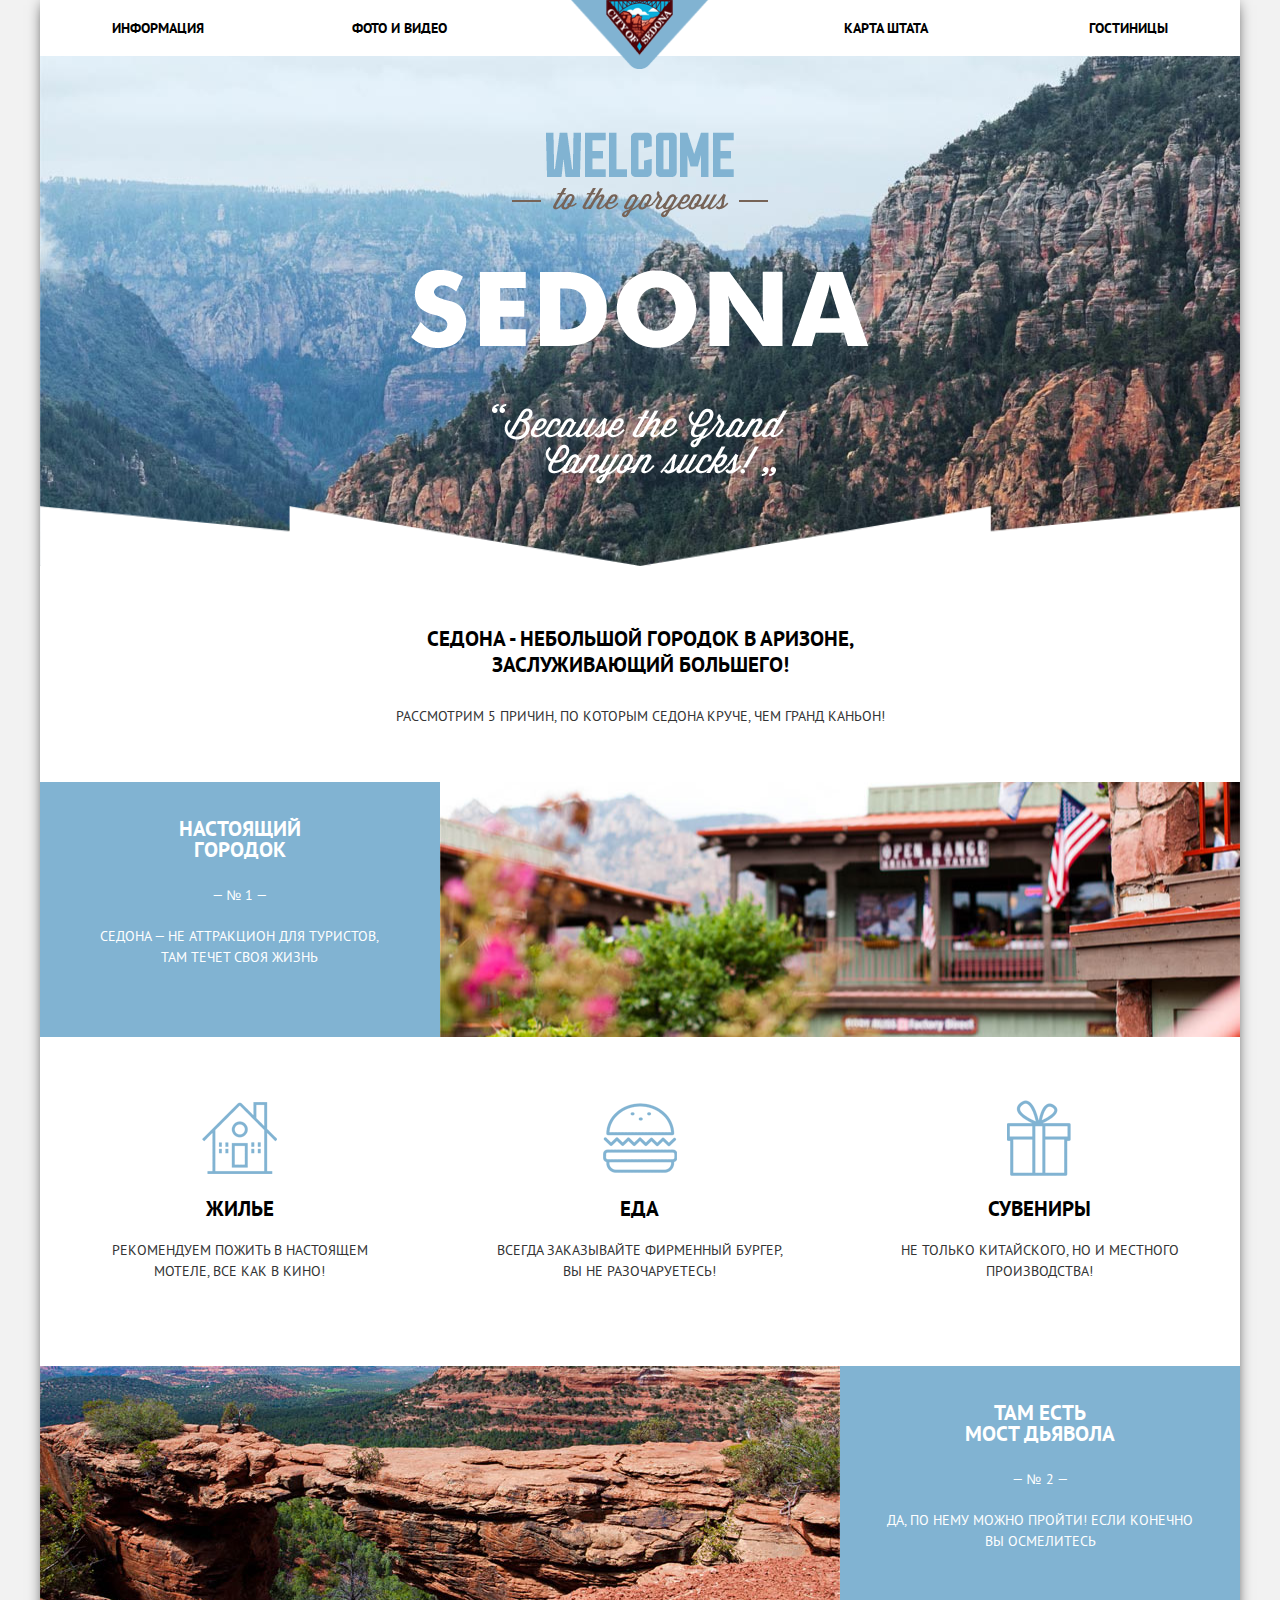
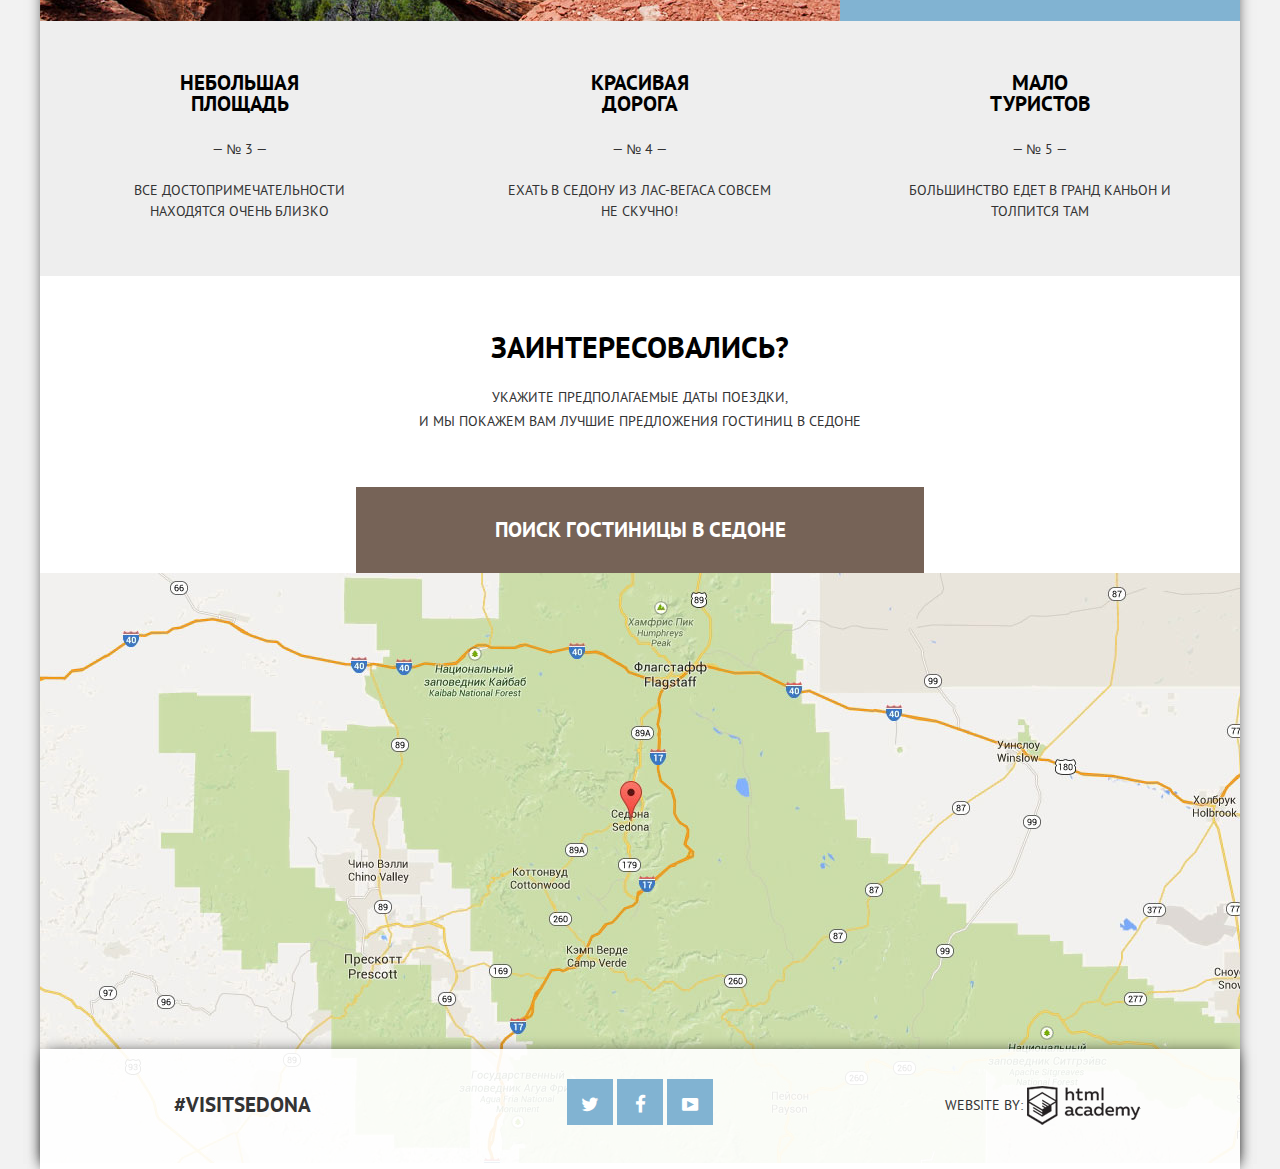
<file: index.html>
<!DOCTYPE html>
<html lang="ru">

<head>
  <meta charset="utf-8">
  <link href="css/normalize.min.css" rel="stylesheet">
  <link href="css/styles.min.css" rel="stylesheet">
  <title>Добро пожаловать в Седону!</title>
</head>

<body>
  <div class="container">
    <header class="header">
      <nav class="header-nav">
        <ul class="clearfix">
          <li class="first-link">
            <a href="#">Информация</a>
          </li>
          <li>
            <a href="#">Фото и видео</a>
          </li>
          <li class="rightmenu last-link">
            <a href="search-hotels.html">Гостиницы</a>
          </li>
          <li class="rightmenu">
            <a href="#">Карта штата</a>
          </li>
        </ul>
        <img src="img/logo.png" width="137" height="70" alt="Sedona">
      </nav>
    </header>

    <main>
      <section class="large-promo">
        <img src="img/main-logo.png" width="458" height="352" alt="Welcome to SEDONA">

      </section>
      <section class="lead">
        <h2>Седона - небольшой городок в Аризоне,<br> заслуживающий большего!</h2>
        <p class="description">Рассмотрим 5 причин, по которым Седона круче, чем Гранд Каньон!</p>
      </section>
      <section class="column clearfix">
        <div class="column-reason">
          <h3>Настоящий<br>городок</h3>
          <p class="count">Седона — не аттракцион для туристов,<br> там течет своя жизнь</p>
        </div>
        <div class="column-photo">
          <img src="img/open-range.jpg" height="401" width="800" alt="Sedona Open Range">
        </div>
      </section>

      <ul class="reasons clearfix">
        <li class="reason house">
          <h3 class="sprite-house sprite">Жилье</h3>
          <p>Рекомендуем пожить в настоящем <br>мотеле, все как в кино!</p>
        </li>
        <li class="reason food">
          <h3 class="sprite sprite-food">Еда</h3>
          <p>Всегда заказывайте фирменный бургер,<br> вы не разочаруетесь!</p>
        </li>
        <li class="reason souvenirs">
          <h3 class="sprite sprite-souvenirs">Сувениры</h3>
          <p>Не только китайского, но и местного<br> производства!</p>
        </li>
      </ul>

      <section class="column clearfix">
        <div class="column-photo">
          <img src="img/devil-bridge.jpg" height="400" width="800" alt="Sedona Devil Bridge">
        </div>
        <div class="column-reason">
          <h3>Там есть<br>мост дьявола</h3>
          <p class="count">Да, по нему можно пройти! Если конечно<br> вы осмелитесь</p>
        </div>
      </section>
      <ul class="last-reasons clearfix">
        <li class="reason">
          <h3>Небольшая<br>площадь</h3>
          <p class="count">Все достопримечательности<br>находятся очень близко</p>
        </li>
        <li class="reason">
          <h3>Красивая<br>дорога</h3>
          <p class="count">Ехать в Седону из Лас-Вегаса совсем<br> не скучно!</p>
        </li>
        <li class="reason">
          <h3>Мало<br>туристов</h3>
          <p class="count">Большинство едет в Гранд Каньон и <br>толпится там</p>
        </li>
      </ul>
      <section class="search">
        <div class="interested">
          <h2>Заинтересовались?</h2>
          <p>Укажите предполагаемые даты поездки, <br>и мы покажем вам лучшие предложения гостиниц в Седоне</p>
        </div>

        <div class="search-container">
          <a href="search-hotels.html" class="search-button">Поиск гостиницы в Седоне</a>
          <form class="search-form" action="#" method="post">
            <div class="dates">
              <div class="date-container">
                <label for="date-in-id">Дата заезда:</label>
                <div class="enter-date">
                  <input type="text" name="date-in" id="date-in-id" class="date" value="24 апреля 2016" required>
                  <button type="button" class="calendar icon-calendar"></button>
                </div>
              </div>
              <div class="date-container">
                <label for="date-out-id">Дата выезда:</label>
                <div class="enter-date">
                  <input type="text" name="date-out" id="date-out-id" class="date" value="4 июля 2016" required>
                  <button type="button" class="calendar icon-calendar"></button>
                </div>
              </div>
            </div>
            <div class="numbers clearfix">
              <div class="leftfloat adults">
                <label for="adults-id">Взрослые:</label>
                <span>
                  <button type="button" class="tune icon-minus"></button>
                  <input type="text" name="adults" id="adults-id" class="quantity" value="2" required>
                  <button type="button" class="tune icon-plus"></button>
                </span>
              </div>
              <div class="rightfloat children">
                <label for="children-id">Дети:</label>
                <span>
                  <button type="button" class="tune icon-minus"></button>
                  <input type="text" name="children" id="children-id" class="quantity" value="0" required>
                  <button type="button" class="tune icon-plus"></button>
                </span>
              </div>
            </div>
            <button type="submit" class="submit-search">Найти</button>
          </form>
        </div>

        <iframe class="map" src="https://www.google.com/maps/embed?pb=!1m18!1m12!1m3!1d591842.7934538918!2d-112.2436237481775!3d34.969128358548716!2m3!1f0!2f0!3f0!3m2!1i1024!2i768!4f13.1!3m3!1m2!1s0x872da132f942b00d%3A0x5548c523fa6c8efd!2z0KHQtdC00L7QvdCwLCDQkNGA0LjQt9C-0L3QsCA4NjMzNiwg0KHQqNCQ!5e0!3m2!1sru!2sru!4v1472676723576" width="1200" height="590" style="border:0" allowfullscreen></iframe>

      </section>
    </main>

    <footer class="main-footer clearfix">

      <p>#Visitsedona</p>
      <section class="footer-social">
        <a class="social-btn icon-twitter" href="http://www.twitter.com"></a>
        <a class="social-btn icon-facebook" href="http://www.facebook.com"></a>
        <a class="social-btn icon-youtube" href="http://www.youtube.com"></a>
      </section>
      <section class="footer-copyright">
        <span>Website by:</span>
        <a class="academy" href="https://htmlacademy.ru"><img src="img/academy-logo.png" width="113" height="39" alt="HTML Academy"></a>
      </section>
    </footer>
  </div>

  <script src="js/script.min.js"></script>

</body>

</html>
</file>
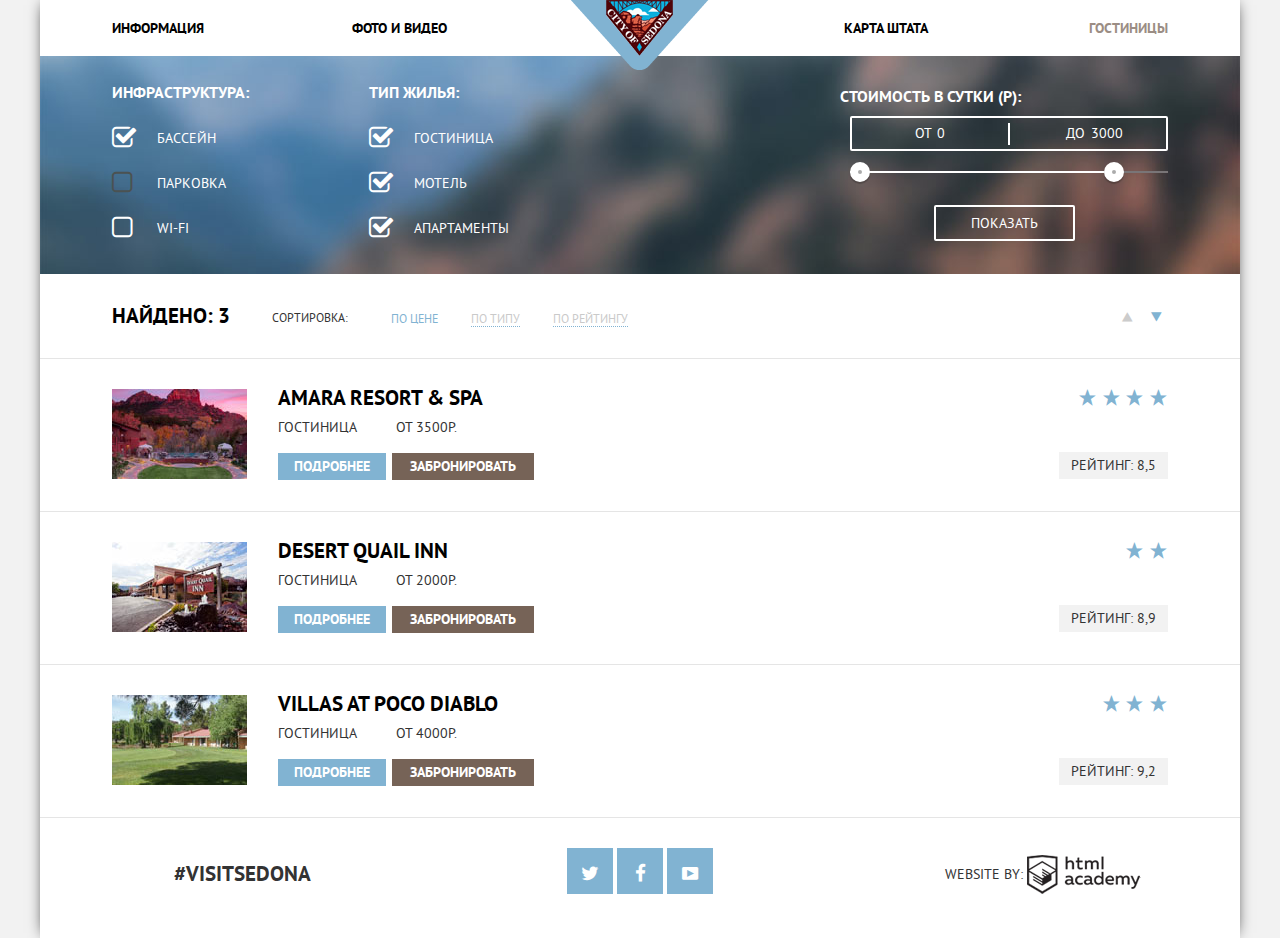
<file: search-hotels.html>
<!DOCTYPE html>
<html lang="ru">

<head>
  <meta charset="utf-8">
  <link href="css/normalize.min.css" rel="stylesheet">
  <link href="css/styles.min.css" rel="stylesheet">
  <title>Добро пожаловать в Седону!</title>
</head>

<body>
  <div class="container">
    <header class="header">
      <nav class="header-nav">
        <ul class="clearfix">
          <li class="first-link">
            <a href="#">Информация</a>
          </li>
          <li>
            <a href="#">Фото и видео</a>
          </li>
          <li class="rightmenu last-link active">
            <a>Гостиницы</a>
          </li>
          <li class="rightmenu">
            <a href="#">Карта штата</a>
          </li>
        </ul>
        <a href="index.html"><img src="img/logo.png" width="138" height="70" alt="Sedona"></a>
      </nav>
    </header>


    <main>
      <form class="filter clearfix" action="#" method="post">
        <section class="options infrastructure">
          <h3> Инфраструктура:</h3>
          <ul class="infrastructure-list">
            <li>
              <input type="checkbox" name="pool" id="pool" checked>
              <label for="pool">Бассейн</label>
            </li>
            <li>
              <input type="checkbox" name="parking" id="parking" disabled>
              <label for="parking">Парковка</label>
            </li>
            <li>
              <input type="checkbox" name="wi-fi" id="wifi">
              <label for="wifi"> Wi-fi</label>
            </li>
          </ul>
        </section>
        <section class="options accomodation-type">
          <h3> Тип жилья:</h3>
          <ul class="accomodation-list">
            <li>
              <input type="checkbox" name="hotel" id="hotel" checked>
              <label for="hotel">Гостиница
                </label>
            </li>
            <li>
              <input type="checkbox" name="motel" id="motel" checked>
              <label for="motel">Мотель
                </label>
            </li>
            <li>
              <input type="checkbox" name="apartment" id="apartment" checked>
              <label for="apartment">Апартаменты
                </label>
            </li>
          </ul>
        </section>


        <div class="filter-range">
          <div class="filter-range-title">Стоимость в сутки (р):</div>
          <div class="price-controls">
            <label class="price-from">
              От <input type="text" name="price-from" value="0">
            </label>
            <label class="price-to">
              До <input type="text" name="price-to" value="3000">
            </label>
          </div>
          <div class="range-controls">
            <div class="scale">
              <div class="bar">
              </div>
            </div>
            <div class="range-toggle toglle-min"></div>
            <div class="range-toggle toggle-max"></div>
          </div>
          <button type="submit" class="submit-filter">Показать</button>
        </div>

      </form>
      <div class="results">
        <div class="results-header clearfix">
          <h2 class="found">Найдено: 3</h2>
          <div class="sort-results leftfloat">
            <p class="sort-header">Сортировка:</p>
            <ul class="sort">
              <li class="active"><a href="#">По цене</a></li>
              <li><a href="#">По типу</a></li>
              <li><a href="#">По рейтингу</a></li>
            </ul>
          </div>
          <p class="sort-arrow rightfloat">
            <a class="icon-up-dir" href="#"></a>
            <a class="icon-down-dir active" href="#"></a>
          </p>
        </div>

        <article class="hotel clearfix">
          <section class="hotel-photo">
            <a href="#"><img src="img/amara.jpg" width="135" height="90" alt="Amara Resort & SPA"></a>
          </section>
          <div class="hotel-description">
            <section class="hotel-info">
              <h2><a href=#>Amara Resort & SPA</a></h2>
              <span>Гостиница</span>
              <span>От 3500р. </span>
            </section>
            <section class="hotel-book">
              <a href="#" class="hotel-additionalinfo">Подробнее</a>
              <a href="#" class="hotel-bookbutton">Забронировать</a>
            </section>
          </div>
          <section class="rating">
            <p>★ ★ ★ ★</p>
            <p>Рейтинг: 8,5</p>
          </section>
        </article>
        <article class="hotel clearfix">
          <section class="hotel-photo">
            <a href="#"><img src="img/desert-quail.jpg" width="135" height="90" alt="Desert Quail Inn"></a>
          </section>
          <div class="hotel-description">
            <section class="hotel-info">
              <h2>Desert Quail Inn</h2>
              <span>Гостиница</span>
              <span>От 2000р. </span>
            </section>
            <section class="hotel-book">
              <a href="#" class="hotel-additionalinfo">Подробнее</a>
              <a href="#" class="hotel-bookbutton">Забронировать</a>
            </section>
          </div>
          <section class="rating">
            <p>★ ★ </p>
            <p>Рейтинг: 8,9</p>
          </section>
        </article>
        <article class="hotel clearfix">
          <section class="hotel-photo">
            <a href="#"><img src="img/villas.jpg" width="135" height="90" alt="Villas at Poco Diablo"></a>
          </section>
          <div class="hotel-description">
            <section class="hotel-info">
              <h2>Villas at Poco Diablo</h2>
              <span>Гостиница</span>
              <span>От 4000р. </span>
            </section>
            <section class="hotel-book">
              <a href="#" class="hotel-additionalinfo">Подробнее</a>
              <a href="#" class="hotel-bookbutton">Забронировать</a>
            </section>
          </div>
          <section class="rating">
            <p>★ ★ ★</p>
            <p>Рейтинг: 9,2</p>
          </section>
        </article>
      </div>
    </main>


    <footer class="search-footer clearfix">
      <p>#Visitsedona</p>
      <section class="footer-social">
        <a class="social-btn icon-twitter" href="http://www.twitter.com"></a>
        <a class="social-btn icon-facebook" href="http://www.facebook.com"></a>
        <a class="social-btn icon-youtube" href="http://www.youtube.com"></a>
      </section>
      <section class="footer-copyright">
        <span>Website by:</span>
        <a class="academy" href="https://htmlacademy.ru"><img src="img/academy-logo.png" width="113" height="39" alt="HTML Academy"></a>
      </section>
    </footer>
  </div>
</body>

</html>
</file>
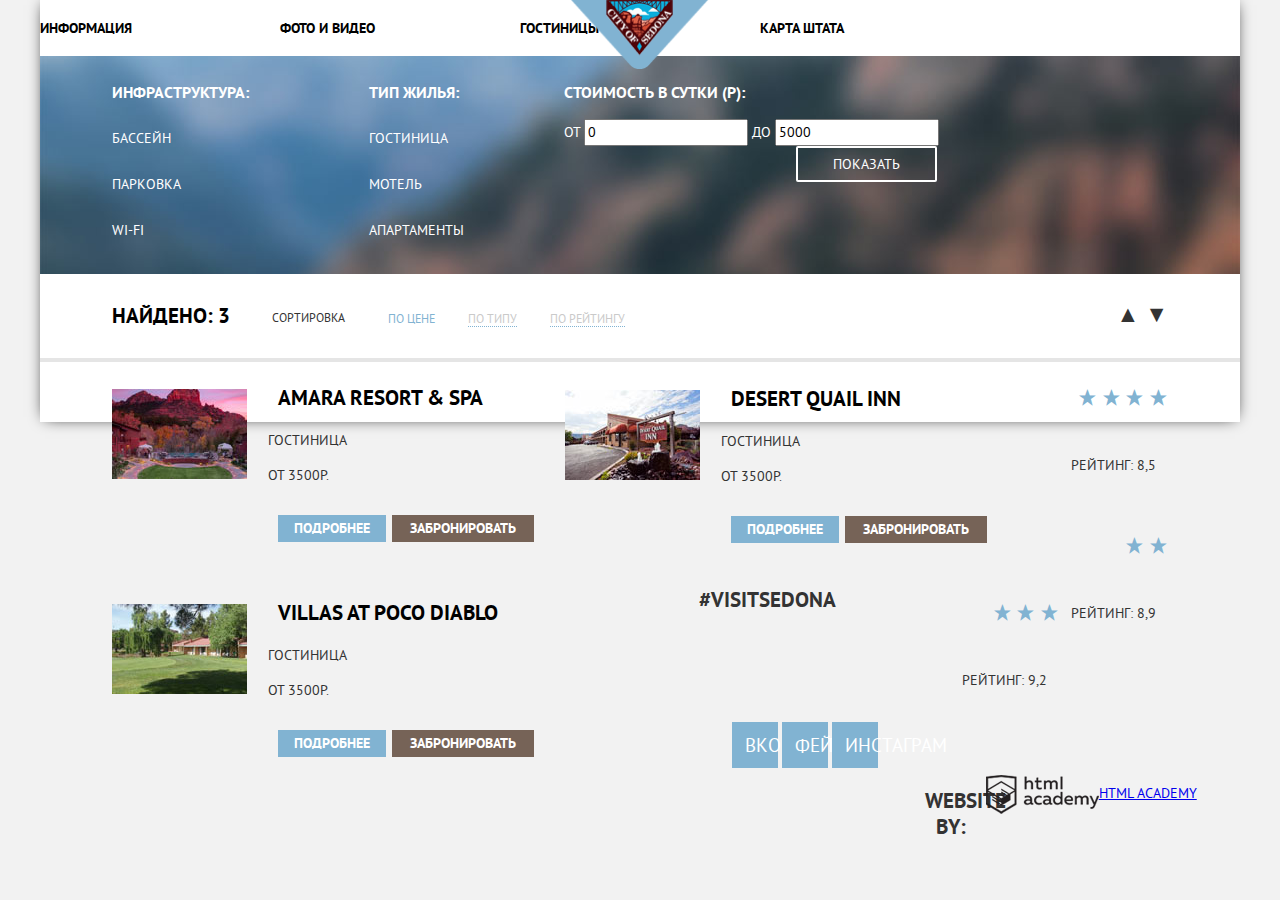
<file: search-result.html>
<!DOCTYPE html>
<html lang="ru">

<head>
  <meta charset="utf-8">
  <link href="css/normalize.css" rel="stylesheet">
  <link href="css/styles.css" rel="stylesheet">
  <title>Добро пожаловать в Седону!</title>
</head>

<body>
  <div class="container">
    <header class="header">
      <nav class="header-nav clearfix">
        <ul>
          <li>
            <a href="#">Информация</a>
          </li>
          <li>
            <a href="#">Фото и видео</a>
          </li>

          <li>
            <a href="#">Гостиницы</a>
          </li>
          <li>
            <a href="#">Карта штата</a>
          </li>
        </ul>
        <a href="index.html"><img src="img/logo.png" width="137" height="70" alt="Sedona"></a>
      </nav>
    </header>

    <main>
      <form class="filter clearfix" action="#" method="post">
        <section class="options infrastructure">
          <h3> Инфраструктура:</h3>
          <ul class="infrastructure-list">
            <li>
              <label>
                  <input type="checkbox" name="pool" checked> Бассейн
                </label>
            </li>
            <li>
              <label>
                <input type="checkbox" name="parking"> Парковка
              </label>
            </li>
            <li>
              <label>
                <input type="checkbox" name="wi-fi"> Wi-fi
              </label>
            </li>
          </ul>
        </section>
        <section class="options accomodation-type">
          <h3> Тип жилья:</h3>
          <ul class="accomodation-list">
            <li>
              <label>
                <input type="checkbox" name="hotel" checked> Гостиница
                </label>
            </li>
            <li>
              <label>
                <input type="checkbox" name="motel" checked> Мотель
                </label>
            </li>
            <li>
              <label>
                <input type="checkbox" name="apartment" checked> Апартаменты
                </label>
            </li>
          </ul>
        </section>
        <section class="options daily-price">
          <h3>Стоимость в сутки (р):</h3>
          <label>
          От <input type="text" name="price-from" value="0">
        </label>
          <label>
          До <input type="text" name="price-to" value="5000">
          </label>
          <div class="range">
            <!-- Тут будет линейка цен -->
          </div>
          <button type="submit" class="submit-filter">Показать</button>
        </section>
      </form>
      <div class="results">
        <div class="results-header clearfix">
          <h2 class="found">Найдено: 3</h2>
          <div class="sort-results leftfloat">
            <p class="sort-header">Сортировка</p>
            <ul class="sort">
              <li class="active"><a href="#">По цене</a></li>
              <li><a href="#">По типу</a></li>
              <li><a href="#">По рейтингу</a></li>
            </ul>
          </div>
          <p class="sort-arrow rightfloat">
            <span>▲</span>
            <span>▼</span>
          </p>
        </div>
        <article class="hotel">
          <section class="hotel-photo">
            <img src="img/amara.jpg" width="135" height="90" alt="Amara Resort & SPA">
          </section>
          <div class="hotel-description">
            <section class="hotel-info">
              <h2>Amara Resort & SPA</h2>
              <p>Гостиница</p>
              <p>От 3500р. </p>
            </section>
            <section class="hotel-book">
              <a href="#" class="hotel-additionalinfo">Подробнее</a>
              <a href="#" class="hotel-bookbutton">Забронировать</a>
            </section>
          </div>
          <section class="rating">
            <p>★ ★ ★ ★</p>
            <p>Рейтинг: 8,5</p>
          </section>
        </article>
        <article class="hotel">
          <section class="hotel-photo">
            <img src="img/desert-quail.jpg" width="135" height="90" alt="Desert Quail Inn">
          </section>
          <div class="hotel-description">
            <section class="hotel-info">
              <h2>Desert Quail Inn</h2>
              <p>Гостиница</p>
              <p>От 3500р. </p>
            </section>
            <section class="hotel-book">
              <a href="#" class="hotel-additionalinfo">Подробнее</a>
              <a href="#" class="hotel-bookbutton">Забронировать</a>
            </section>
          </div>
          <section class="rating">
            <p>★ ★ </p>
            <p>Рейтинг: 8,9</p>
          </section>
        </article>
        <article class="hotel">
          <section class="hotel-photo">
            <img src="img/villas.jpg" width="135" height="90" alt="Villas at Poco Diablo">
          </section>
          <div class="hotel-description">
            <section class="hotel-info">
              <h2>Villas at Poco Diablo</h2>
              <p>Гостиница</p>
              <p>От 3500р. </p>
            </section>
            <section class="hotel-book">
              <a href="#" class="hotel-additionalinfo">Подробнее</a>
              <a href="#" class="hotel-bookbutton">Забронировать</a>
            </section>
          </div>
          <section class="rating">
            <p>★ ★ ★</p>
            <p>Рейтинг: 9,2</p>
          </section>
        </article>
      </div>
    </main>


    <footer class="search-footer">
      <p>#Visitsedona</p>
      <section class="footer-social">
        <a class="social-btn social-btn-vk" href="#">Вконтакте</a>
        <a class="social-btn social-btn-fb" href="#">Фейсбук</a>
        <a class="social-btn social-btn-inst" href="#">Инстаграм</a>
      </section>
      <section class="footer-copyright">
        <p>Website by: </p>
        <a class="academy" href="https://htmlacademy.ru">HTML Academy</a>
      </section>

    </footer>
  </div>
</body>

</html>
</file>
<file: css/styles.css>
@font-face {
  font-family: 'PT Sans Regular';
  font-weight: normal;
  font-style: normal;
  src: url('../fonts/pts55f-webfont.woff2') format('woff2'), url('../fonts/pts55f-webfont.woff') format('woff');
}

@font-face {
  font-family: 'PT Sans Bold';
  font-weight: normal;
  font-style: normal;
  src: url('../fonts/pts75f-webfont.woff2') format('woff2'), url('../fonts/pts75f-webfont.woff') format('woff');
}

@font-face {
  font-family: 'symbols-sedona';
  font-weight: normal;
  font-style: normal;
  src: url('../fonts/symbols-sedona.woff') format('woff'), url('../fonts/symbols-sedona.woff2') format('woff2');
}

body {
  font-family: 'PT Sans Regular', 'Arial', sans-serif;
  font-size: 14px;
  font-weight: normal;
  line-height: 21px;
  text-transform: uppercase;
  color: #333;
  background: #f2f2f2;
}

img {
  max-width: 100%;
  height: auto;
}

main {
  counter-reset: item;
}

.count::before {
  display: block;
  margin-top: 25px;
  margin-right: auto;
  margin-bottom: 20px;
  margin-left: auto;
  content: '— № ' counter(item) ' —';
  counter-increment: item;
}

h1 {
  font-family: 'PT Sans Bold', 'Arial', sans-serif;
  font-size: 30px;
  font-weight: normal;
  text-transform: uppercase;
  color: #000;
}

h2 {
  font-family: 'PT Sans Bold', 'Arial', sans-serif;
  font-size: 21px;
  font-weight: normal;
  line-height: 26px;
  text-transform: uppercase;
  color: #000;
}

h3 {
  font-family: 'PT Sans Bold', 'Arial', sans-serif;
  font-size: 21px;
  font-weight: normal;
  line-height: 21px;
  text-transform: uppercase;
  color: #000;
}

.social-btn {
  font-size: 19px;
  line-height: 20px;
  display: inline-block;
  width: 20px;
  height: 20px;
  padding: 13px;
  vertical-align: middle;
  text-decoration: none;
  color: #fff;
  background-color: #81b3d2;
}

.social-btn:hover {
  background-color: #669ec0;
}

.social-btn:active {
  color: #88b6d1;
  background-color: #5496bd;
}

[class^='icon-']::before,
[class*=' icon-']::before {
  font-family: 'symbols-sedona';
  /*margin-right: 0.2em;
margin-left: 0.2em;*/
  font-weight: normal;
  font-style: normal;
  font-variant: normal;
  line-height: 1em;
  display: inline-block;
  width: 1em;
  text-align: center;
  vertical-align: middle;
  text-decoration: inherit;
  text-transform: none;
  speak: none;
}

.icon-facebook::before {
  content: '\66';
}


/* "f" */

.icon-twitter::before {
  content: '\74';
}


/* "t" */

.icon-up-dir::before {
  content: '\25b2';
}


/* "▲" */

.icon-down-dir::before {
  content: '\25bc';
}


/* "▼" */

.icon-calendar::before {
  content: '\e800';
}


/* "" */

.icon-plus::before {
  content: '\e801';
}


/* "" */

.icon-minus::before {
  content: '\e802';
}


/* "" */

.icon-youtube::before {
  content: '\f39e';
}


/* "" */

.sort-arrow a {
  font-size: 23px;
  text-decoration: none;
  color: #000;
}

.container {
  position: relative;
  min-width: 768px;
  max-width: 1200px;
  margin: 0 auto;
  background: #fff;
  box-shadow: 0 0 15px -5px #000;
}

.clearfix::after {
  display: table;
  clear: both;
  content: '';
}

.header {
  position: relative;
  padding: 15px 0;
}

.header-nav ul {
  margin: 0;
  padding: 0;
  list-style: none;
}

.header-nav li {
  float: left;
  width: 20%;
  text-align: left;
}

.first-link {
  margin-left: 6%;
}

.last-link {
  margin-right: 6%;
}

.header-nav .rightmenu {
  float: right;
  text-align: right;
}

.header-nav a {
  font-family: 'PT Sans Bold', 'Arial', sans-serif;
  font-size: 14px;
  line-height: 26px;
  text-decoration: none;
  color: #000;
}

.header-nav a:hover {
  color: #81b3d2;
}

li.active a,
li.active a:hover {
  color: #9b8d84;
}

.header-nav a:active {
  color: #b2b2b2;
}

.header-nav img {
  position: absolute;
  top: 0;
  left: 50%;
  transform: translateX(-50%);
}

.large-promo {
  height: 510px;
  margin-bottom: 60px;
  text-align: center;
  background-color: #9bb4d0;
  background-image: url('../img/white-triangles.png'), url('../img/background-photo.jpg');
  background-repeat: no-repeat, no-repeat;
  background-position: 50% 100%, 50% 21%;
  background-size: 100% 60px, cover;
}

.large-promo img {
  margin-top: 76px;
}

.lead {
  margin: 0 auto 53px;
  text-align: center;
}

.description {
  line-height: 26px;
  margin-top: 25px;
}

.column {
  padding: 0;
  display: table;
  width: 100%;
  min-height: 255px;
  background-color: #81b3d2;
}

.column-reason {
  display: table-cell;
  box-sizing: border-box;
  width: 33.33%;
  padding: 15px;
  text-align: center;
  color: #fff;
}

.column-reason h3 {
  color: #fff;
}

.column-photo {
  display: table-cell;
  vertical-align: middle;
  position: relative;
  overflow: hidden;
  width: 66.67%;
}

.column-photo img {
  position: absolute;
  /*top: 50%;*/
  width: 100%;
  height: auto;
  transform: translateY(-50%);
}

.rightfloat {
  float: right;
}

.leftfloat {
  float: left;
}

.sprite::before {
  font-size: 0;
  position: relative;
  display: block;
  width: 80px;
  height: 80px;
  margin: 20px auto;
  content: '';
  background-color: #fff;
  background-image: url(../img/sprite.png);
  background-repeat: no-repeat;
}

.sprite-food::before {
  background-position: -10px -10px;
}

.sprite-house::before {
  background-position: -10px -110px;
}

.sprite-souvenirs::before {
  background-position: -10px -210px;
}

.reasons {
  margin: 0;
  padding: 40px 0 70px;
  list-style: none;
}

.last-reasons {
  margin: 0;
  padding: 30px 0 40px;
  list-style: none;
  background-color: #eee;
}

.reasons li,
.last-reasons li {
  float: left;
  width: 33.33%;
  text-align: center;
}

.interested {
  line-height: 24px;
  padding: 35px 0 40px;
  text-align: center;
}

.interested h2 {
  font-size: 30px;
  line-height: 24px;
}

.map {
  overflow: hidden;
  width: 100%;
  background-color: #f2f1ef;
  background-image: url(../img/map.jpg);
  background-repeat: no-repeat;
  background-size: cover;
}

.search-button {
  font-family: 'PT Sans Bold', 'Arial', sans-serif;
  font-size: 21px;
  line-height: 26px;
  display: block;
  padding: 30px;
  text-align: center;
  text-decoration: none;
  color: #fff;
  background-color: #766357;
}

.search-container {
  position: relative;
  width: 568px;
  margin: 0 auto;
}

@keyframes move-form {
  0% {
    top: 0;
    opacity: 0;
  }
  100% {
    top: 100%;
    opacity: 1;
  }
}

.search-form {
  font-size: 0;
  position: absolute;
  top: 100%;
  right: 0;
  left: 0;
  display: none;
  padding: 35px 55px;
  background: #fff;
}

.search-form-display {
  display: block;
  animation-name: move-form;
  animation-duration: .5s;
  animation-timing-function: ease-out;
  animation-fill-mode: forwards;
}

.search-form p {
  margin-top: 15px;
  margin-right: auto;
  margin-bottom: 15px;
  margin-left: auto;
}

.dates label {
  font-size: 14px;
  line-height: 26px;
  display: inline-block;
  width: 25%;
  vertical-align: middle;
}

.numbers label {
  font-size: 14px;
  line-height: 26px;
  display: inline-block;
  width: 50%;
  vertical-align: middle;
}

.adults,
.children {
  width: 50%;
  margin: 15px 0 55px;
}

.children label {
  box-sizing: border-box;
  padding-left: 50px;
}

.enter-date {
  position: relative;
  display: inline-block;
  width: 75%;
  vertical-align: middle;
}

.date-container {
  padding-top: 15px;
  padding-bottom: 15px;
}

.calendar {
  font-size: 14px;
  position: absolute;
  top: 0;
  right: 0;
  display: block;
  width: 38px;
  height: 38px;
  margin: 0;
  padding: 0;
  text-align: center;
  vertical-align: middle;
  color: #a9a9a9;
  border: none;
  background-color: transparent;
}

.calendar:hover {
  color: #000;
}

.calendar:focus {
  color: #81b3d2;
  outline: none;
}

.date {
  font-family: 'PT Sans Bold', 'Arial', sans-serif;
  font-size: 14px;
  box-sizing: border-box;
  width: 100%;
  height: 38px;
  padding: 9px;
  padding-right: 38px;
  text-transform: uppercase;
  border: 0;
  border: none;
  background-color: #f2f2f2;
}

.quantity {
  font-family: 'PT Sans Bold', 'Arial', sans-serif;
  font-size: 14px;
}

.date:hover,
.quantity:hover {
  border: none;
  background: #ebebeb;
}

.date:focus,
.quantity:focus {
  outline: 1px solid #e5e5e5;
  background: #fff;
}

.tune:hover {
  color: #000;
}

.tune:active {
  color: #81b3d2;
  outline: none;
}

.tune:focus {
  outline: none;
}

.numbers span {
  background-color: #f2f2f2;
}

.numbers p.rightfloat {
  text-align: center;
}

.quantity,
.tune {
  font-size: 14px;
  line-height: 24px;
  width: 38px;
  height: 38px;
  padding: 0;
  border: 0;
  background-color: #f2f2f2;
}

.quantity {
  text-align: center;
  color: #000;
}

.tune {
  color: #a9a9a9;
}

.search-form label {
  font-family: 'PT Sans Bold', 'Arial', sans-serif;
  display: inline-block;
  vertical-align: middle;
}

.submit-search {
  font-family: 'PT Sans Bold', 'Arial', sans-serif;
  font-size: 21px;
  line-height: 26px;
  width: 100%;
  height: 58px;
  margin: 0 auto 20px;
  text-transform: uppercase;
  color: #fff;
  border: 0;
  background-color: #81b3d2;
}

.submit-search:hover {
  background-color: #669ec0;
}

.submit-search:active {
  color: #7eb0cd;
  outline: none;
  background-color: #5496bd;
}

.submit-search:focus {
  outline: none;
}

.map img {
  width: 100%;
}

.main-footer,
.search-footer {
  padding: 30px 0;
  text-align: center;
}

.main-footer {
  position: absolute;
  right: 0;
  bottom: 0;
  left: 0;
  margin: 0 auto;
  background-color: rgba(255, 255, 255, .9);
  box-shadow: 0 0 15px -5px #000;
}

.main-footer p,
.search-footer p {
  font-family: 'PT Sans Bold', 'Arial', sans-serif;
  font-size: 21px;
  line-height: 26px;
  float: left;
  box-sizing: border-box;
  width: 30%;
  margin-top: 13px;
  padding-left: 45px;
}

.footer-social {
  float: left;
  width: 40%;
}

.footer-copyright {
  font-size: 14px;
  float: right;
  box-sizing: border-box;
  width: 30%;
  padding-top: 7px;
  padding-right: 35px;
}

.footer-copyright span {
  display: inline-block;
  vertical-align: middle;
}

.footer-copyright a::before {
  content: "";
  display: inline-block;
  vertical-align: middle;
  width: 113px;
  height: 39px;
  background-image: url(../img/academy-sprite.png);
  background-repeat: no-repeat;
  background-position: -5px -5px;
}

.footer-copyright a:hover::before {
  background-position: -5px -103px;
}

.footer-copyright a:active::before {
  background-position: -5px -54px;
}

.footer-copyright img {
  display: inline-block;
  clip: rect(1px, 1px, 1px, 1px);
  height: 1px;
  width: 1px;
  overflow: hidden;
}

.filter {
  line-height: 21px;
  min-height: 208px;
  padding: 10px 6% 0;
  color: #fff;
  background: #698dae url('../img/filter-background.jpg') no-repeat 50% 20%;
  background-size: cover;
}

.filter h3 {
  font-size: 16px;
  color: #fff;
}

.infrastructure {
  float: left;
  box-sizing: border-box;
  max-width: 33%;
  padding-right: 120px;
}

.accomodation-type {
  float: left;
  box-sizing: border-box;
  max-width: 33%;
  padding-right: 100px;
}

.filter-range {
  float: right;
  box-sizing: border-box;
  width: 328px;
  max-width: 33%;
  padding-top: 20px;
  color: #fff;
}

.filter-range-title {
  font-family: 'PT Sans Bold', 'Arial', sans-serif;
  font-size: 16px;
  line-height: 21px;
  margin-bottom: 9px;
}

.price-controls {
  font-size: 0;
  position: relative;
  margin-bottom: 20px;
  margin-left: 10px;
  border: 2px solid #fff;
  border-radius: 2px;
}

.price-controls::after {
  position: absolute;
  top: 50%;
  left: 50%;
  width: 2px;
  height: 22px;
  content: '';
  transform: translate(-50%, -50%);
  background: #fff;
}

.price-controls label {
  font-size: 14px;
  line-height: 21px;
  display: inline-block;
  width: 50%;
  padding: 4px 0;
  cursor: pointer;
  vertical-align: top;
}

.range-controls {
  position: relative;
  margin-bottom: 32px;
  margin-left: 10px;
}

.range-controls .scale {
  height: 2px;
  background: #797577;
}

.range-controls .bar {
  width: 80%;
  height: 2px;
  background: #fff;
}

.range-toggle {
  position: absolute;
  top: -9px;
  width: 4px;
  height: 4px;
  cursor: pointer;
  border: 8px solid #fff;
  border-radius: 50%;
  background: #ababab;
  box-shadow: 0 2px 1px 0 rgba(0, 1, 1, .2);
}

.range-toggle:hover {
  background: #1c4f80;
}

.toggle-min {
  left: 0;
}

.toggle-max {
  left: 80%;
}

.submit-filter {
  font-size: 14px;
  line-height: 20px;
  display: block;
  margin: 0 auto;
  padding: 6px 35px;
  cursor: pointer;
  text-transform: uppercase;
  color: #fff;
  border: 2px solid #fff;
  border-radius: 2px;
  outline: none;
  background: transparent;
}

.submit-filter:hover {
  color: #000;
  background: #fff;
}

.price-controls .price-from,
.price-controls .price-to {
  box-sizing: border-box;
  width: 50%;
  padding-left: 20%;
}

.price-controls .price-to {
  padding-left: 18%;
}

.price-controls input {
  font: inherit;
  box-sizing: border-box;
  width: 50%;
  margin: 0;
  color: inherit;
  border: none;
  outline: none;
  background: none;
}

.options ul {
  padding: 0;
  list-style: none;
}

.options li {
  margin: 25px 0;
}

.found {
  float: left;
  width: 160px;
  margin: 0;
}

.results-header {
  padding: 29px 6%;
  border-bottom: #e5e5e5 1px solid;
}

.sort-results {
  font-size: 12px;
  line-height: 18px;
  float: left;
  margin: 0;
  padding-top: 5px;
}

.sort-header {
  display: inline-block;
  margin-top: 0;
  margin-right: 40px;
  margin-bottom: 0;
  vertical-align: middle;
}

.sort {
  display: inline-block;
  margin: 0;
  padding: 0;
  list-style: none;
  vertical-align: middle;
}

.sort li {
  display: inline-block;
  padding-right: 30px;
  vertical-align: middle;
}

.sort a {
  text-decoration: none;
  color: #cacaca;
  border-bottom: 1px dotted #81b3d2;
}

.sort a:hover {
  color: #81b3d2;
}

.sort .active a {
  color: #81b3d2;
  border: none;
}

.sort a:active {
  color: #b2b2b2;
}

.sort-arrow {
  font-size: 23px;
  line-height: 21px;
  margin: 0;
  padding: 0;
  vertical-align: middle;
}

.sort-arrow a {
  color: #ccc;
}

.sort-arrow a:hover {
  color: #000;
}

.sort-arrow a.active {
  color: #81b3d2;
}

.hotel {
  padding: 0 6%;
  border-bottom: #e5e5e5 1px solid;
}

.hotel-photo {
  font-size: 0;
  line-height: 0;
  float: left;
  width: 135px;
  padding: 30px 0;
}

.hotel-description {
  float: left;
  padding: 21px;
  max-width: 60%;
}

.hotel-info h2 {
  margin: 0;
  padding: 5px 10px;
}

.hotel-info a {
  text-decoration: none;
  color: #000;
}

.hotel-info a:hover {
  color: #c4dcea;
}

.hotel-info a:active {
  color: #b2b2b2;
}

.hotel-book {
  font-size: 0;
  padding: 10px;
}

.hotel-info span {
  display: inline-block;
  padding-right: 25px;
  padding-left: 10px;
  vertical-align: middle;
}

.hotel-additionalinfo {
  font-family: 'PT Sans Bold', 'Arial', sans-serif;
  font-size: 14px;
  display: inline-block;
  width: 108px;
  margin-top: 5px;
  margin-right: 6px;
  padding: 3px 0;
  text-align: center;
  vertical-align: middle;
  text-decoration: none;
  color: #fff;
  border: 0;
  background: #81b3d2;
}

.hotel-additionalinfo:hover {
  background: #669ec0;
}

.hotel-additionalinfo:active {
  color: #88b6d1;
  background: #5496bd;
}

.hotel-bookbutton {
  font-family: 'PT Sans Bold', 'Arial', sans-serif;
  font-size: 14px;
  display: inline-block;
  width: 142px;
  margin-top: 5px;
  padding: 3px 0;
  text-align: center;
  vertical-align: middle;
  text-decoration: none;
  color: #fff;
  background: #766357;
}

.hotel-bookbutton:hover {
  background: #604e43;
}

.hotel-bookbutton:active {
  color: #857871;
  background: #503e33;
}

.rating {
  float: right;
  padding: 28px 0;
}

.rating p:first-child {
  font-family: 'symbols-sedona';
  font-size: 19px;
  margin: 0;
  text-align: right;
  letter-spacing: 1px;
  color: #81b3d2;
}

.rating p:last-child {
  margin-top: 44px;
  margin-bottom: 0;
  padding: 3px 12px;
  text-align: center;
  background-color: #f2f2f2;
}

input[type='checkbox'] {
  display: none;
}

input[type='checkbox']+ label {
  line-height: 20px;
  position: relative;
  display: block;
  margin: 10px 0;
  padding-left: 45px;
  cursor: pointer;
}

input[type='checkbox']+ label::before {
  font-family: 'symbols-sedona';
  font-size: 26px;
  line-height: 20px;
  position: absolute;
  top: 0;
  left: 0;
  width: 20px;
  height: 20px;
  content: '\2610';
}

input[type='checkbox']:checked+ label::before {
  font-family: 'symbols-sedona';
  content: '\2611';
}

input[type='checkbox']:disabled+ label::before {
  color: #4b5252;
}
</file>
<file: css/styles.min.css>
﻿@font-face{font-family:'PT Sans Regular';font-weight:400;font-style:normal;src:url(../fonts/pts55f-webfont.woff2) format('woff2'),url(../fonts/pts55f-webfont.woff) format('woff')}@font-face{font-family:'PT Sans Bold';font-weight:400;font-style:normal;src:url(../fonts/pts75f-webfont.woff2) format('woff2'),url(../fonts/pts75f-webfont.woff) format('woff')}@font-face{font-family:'symbols-sedona';font-weight:400;font-style:normal;src:url(../fonts/symbols-sedona.woff) format('woff'),url(../fonts/symbols-sedona.woff2) format('woff2')}body,h1,h2,h3{font-weight:400;text-transform:uppercase}body{background:#f2f2f2;font-family:'PT Sans Regular','Arial',sans-serif;font-size:14px;color:#333}img{max-width:100%;height:auto}main{counter-reset:item}.count::before{display:block;margin:25px auto 20px;content:'— № ' counter(item) ' —';counter-increment:item}h1,h2,h3{font-family:'PT Sans Bold','Arial',sans-serif;font-size:30px;color:#000}h2,h3{font-size:21px;line-height:26px}body,h3{line-height:21px}.social-btn{font-size:19px;line-height:20px;display:inline-block;width:20px;height:20px;padding:13px;vertical-align:middle;text-decoration:none;color:#fff;background-color:#81b3d2}.social-btn:hover{background-color:#669ec0}.social-btn:active{color:#88b6d1;background-color:#5496bd}[class*=' icon-']::before,[class^=icon-]::before{font-family:'symbols-sedona';font-weight:400;font-style:normal;font-variant:normal;line-height:1em;display:inline-block;width:1em;text-align:center;vertical-align:middle;text-decoration:inherit;text-transform:none;speak:none}.icon-facebook::before{content:'\66'}.icon-twitter::before{content:'\74'}.icon-up-dir::before{content:'\25b2'}.icon-down-dir::before{content:'\25bc'}.icon-calendar::before{content:'\e800'}.icon-plus::before{content:'\e801'}.icon-minus::before{content:'\e802'}.icon-youtube::before{content:'\f39e'}.header-nav a,.sort-arrow a{font-size:23px;text-decoration:none}.container{position:relative;min-width:768px;max-width:1200px;margin:0 auto;background:#fff;box-shadow:0 0 15px -5px #000}.clearfix::after{display:table;clear:both;content:''}.header{position:relative;padding:15px 0}.header-nav ul{margin:0;padding:0;list-style:none}.header-nav li{float:left;width:20%;text-align:left}.first-link{margin-left:6%}.last-link{margin-right:6%}.header-nav .rightmenu{float:right;text-align:right}.header-nav a{font-family:'PT Sans Bold','Arial',sans-serif;font-size:14px;line-height:26px;color:#000}.header-nav a:hover{color:#81b3d2}li.active a,li.active a:hover{color:#9b8d84}.header-nav a:active{color:#b2b2b2}.header-nav img{position:absolute;top:0;left:50%;-webkit-transform:translateX(-50%);transform:translateX(-50%)}.large-promo{height:510px;margin-bottom:60px;text-align:center;background-color:#9bb4d0;background-image:url(../img/white-triangles.png),url(../img/background-photo.jpg);background-repeat:no-repeat,no-repeat;background-position:50% 100%,50% 21%;background-size:100% 60px,cover}.large-promo img{margin-top:76px}.lead{margin:0 auto 53px;text-align:center}.description{line-height:26px;margin-top:25px}.column{padding:0;display:table;width:100%;min-height:255px;background-color:#81b3d2}.column-reason{display:table-cell;box-sizing:border-box;width:33.33%;padding:15px;text-align:center;color:#fff}.column-reason h3{color:#fff}.column-photo{display:table-cell;vertical-align:middle;position:relative;overflow:hidden;width:66.67%}.column-photo img{position:absolute;width:100%;height:auto;-webkit-transform:translateY(-50%);transform:translateY(-50%)}.rightfloat{float:right}.leftfloat{float:left}.sprite::before{font-size:0;position:relative;display:block;width:80px;height:80px;margin:20px auto;content:'';background-color:#fff;background-image:url(../img/sprite.png);background-repeat:no-repeat}.sprite-food::before{background-position:-10px -10px}.sprite-house::before{background-position:-10px -110px}.sprite-souvenirs::before{background-position:-10px -210px}.last-reasons,.reasons{margin:0;padding:40px 0 70px;list-style:none}.last-reasons{padding:30px 0 40px;background-color:#eee}.last-reasons li,.reasons li{float:left;width:33.33%;text-align:center}.interested{line-height:24px;padding:35px 0 40px;text-align:center}.interested h2{font-size:30px;line-height:24px}.map{overflow:hidden;width:100%;background-color:#f2f1ef;background-image:url(../img/map.jpg);background-repeat:no-repeat;background-size:cover}.search-button{font-family:'PT Sans Bold','Arial',sans-serif;font-size:21px;line-height:26px;display:block;padding:30px;text-align:center;text-decoration:none;color:#fff;background-color:#766357}.search-container{position:relative;width:568px;margin:0 auto}@-webkit-keyframes move-form{0%{top:0;opacity:0}to{top:100%;opacity:1}}@keyframes move-form{0%{top:0;opacity:0}to{top:100%;opacity:1}}.search-form{font-size:0;position:absolute;top:100%;right:0;left:0;display:none;padding:35px 55px;background:#fff}.search-form-display{display:block;-webkit-animation-name:move-form;animation-name:move-form;-webkit-animation-duration:.5s;animation-duration:.5s;-webkit-animation-timing-function:ease-out;animation-timing-function:ease-out;-webkit-animation-fill-mode:forwards;animation-fill-mode:forwards}.search-form p{margin:15px auto}.dates label,.numbers label{font-size:14px;line-height:26px;display:inline-block;width:25%;vertical-align:middle}.numbers label{width:50%}.adults,.children{width:50%;margin:15px 0 55px}.children label{box-sizing:border-box;padding-left:50px}.enter-date{position:relative;display:inline-block;width:75%;vertical-align:middle}.date-container{padding-top:15px;padding-bottom:15px}.calendar{font-size:14px;position:absolute;top:0;right:0;display:block;width:38px;height:38px;margin:0;padding:0;text-align:center;vertical-align:middle;color:#a9a9a9;border:none;background-color:transparent}.calendar:hover{color:#000}.calendar:focus{color:#81b3d2;outline:none}.date{font-size:14px;box-sizing:border-box;width:100%;height:38px;padding:9px 38px 9px 9px;text-transform:uppercase;border:none;background-color:#f2f2f2}.date,.quantity{font-family:'PT Sans Bold','Arial',sans-serif}.date:hover,.quantity:hover{border:none;background:#ebebeb}.date:focus,.quantity:focus{outline:1px solid #e5e5e5;background:#fff}.tune:hover{color:#000}.tune:active{color:#81b3d2;outline:none}.tune:focus{outline:none}.numbers span,.quantity,.tune{background-color:#f2f2f2}.numbers p.rightfloat{text-align:center}.quantity,.tune{font-size:14px;line-height:24px;width:38px;height:38px;padding:0;border:0}.quantity{text-align:center;color:#000}.tune{color:#a9a9a9}.search-form label,.submit-search{font-family:'PT Sans Bold','Arial',sans-serif}.search-form label{display:inline-block;vertical-align:middle}.submit-search{font-size:21px;line-height:26px;width:100%;height:58px;margin:0 auto 20px;text-transform:uppercase;color:#fff;border:0;background-color:#81b3d2}.submit-search:hover{background-color:#669ec0}.submit-search:active{color:#7eb0cd;outline:none;background-color:#5496bd}.submit-search:focus{outline:none}.map img{width:100%}.main-footer,.search-footer{padding:30px 0;text-align:center}.main-footer{position:absolute;right:0;bottom:0;left:0;margin:0 auto;background-color:rgba(255,255,255,.9);box-shadow:0 0 15px -5px #000}.main-footer p,.search-footer p{font-family:'PT Sans Bold','Arial',sans-serif;font-size:21px;line-height:26px;float:left;box-sizing:border-box;width:30%;margin-top:13px;padding-left:45px}.footer-social{float:left;width:40%}.footer-copyright{font-size:14px;float:right;box-sizing:border-box;width:30%;padding-top:7px;padding-right:35px}.footer-copyright a::before,.footer-copyright span{display:inline-block;vertical-align:middle}.footer-copyright a::before{content:"";width:113px;height:39px;background-image:url(../img/academy-sprite.png);background-repeat:no-repeat;background-position:-5px -5px}.footer-copyright a:hover::before{background-position:-5px -103px}.footer-copyright a:active::before{background-position:-5px -54px}.footer-copyright img{display:inline-block;clip:rect(1px,1px,1px,1px);height:1px;width:1px;overflow:hidden}.filter{line-height:21px;min-height:208px;padding:10px 6% 0;color:#fff;background:#698dae url(../img/filter-background.jpg) no-repeat 50% 20%;background-size:cover}.filter h3{font-size:16px;color:#fff}.infrastructure{float:left;padding-right:120px}.accomodation-type,.filter-range,.infrastructure{box-sizing:border-box;max-width:33%}.accomodation-type{padding-right:100px;float:left}.filter-range{float:right;width:328px;padding-top:20px;color:#fff}.filter-range-title{font-family:'PT Sans Bold','Arial',sans-serif;font-size:16px;line-height:21px;margin-bottom:9px}.price-controls,.range-controls{position:relative;margin-left:10px}.price-controls{font-size:0;border:2px solid #fff;border-radius:2px;margin-bottom:20px}.price-controls::after{position:absolute;top:50%;left:50%;width:2px;height:22px;content:'';-webkit-transform:translate(-50%,-50%);transform:translate(-50%,-50%);background:#fff}.price-controls label{font-size:14px;line-height:21px;display:inline-block;width:50%;padding:4px 0;cursor:pointer;vertical-align:top}.range-controls{margin-bottom:32px}.range-controls .scale{height:2px;background:#797577}.range-controls .bar{width:80%;height:2px;background:#fff}.range-toggle{position:absolute;top:-9px;width:4px;height:4px;cursor:pointer;border:8px solid #fff;border-radius:50%;background:#ababab;box-shadow:0 2px 1px 0 rgba(0,1,1,.2)}.range-toggle:hover{background:#1c4f80}.toggle-min{left:0}.toggle-max{left:80%}.submit-filter{font-size:14px;line-height:20px;display:block;margin:0 auto;padding:6px 35px;cursor:pointer;text-transform:uppercase;color:#fff;border:2px solid #fff;border-radius:2px;outline:none;background:0 0}.submit-filter:hover{color:#000;background:#fff}.price-controls .price-from,.price-controls .price-to{box-sizing:border-box;width:50%;padding-left:20%}.price-controls .price-to{padding-left:18%}.price-controls input{font:inherit;box-sizing:border-box;width:50%;margin:0;color:inherit;border:none;outline:none;background:0 0}.options ul{padding:0;list-style:none}.options li{margin:25px 0}.found{float:left;width:160px;margin:0}.results-header{padding:29px 6%;border-bottom:#e5e5e5 1px solid}.sort-results{font-size:12px;line-height:18px;float:left;margin:0;padding-top:5px}.sort-header{display:inline-block;margin-top:0;margin-right:40px;margin-bottom:0;vertical-align:middle}.sort,.sort-arrow{margin:0;padding:0;vertical-align:middle}.sort{display:inline-block;list-style:none}.hotel-info span,.sort li{display:inline-block;padding-right:30px;vertical-align:middle}.sort a{text-decoration:none;color:#cacaca;border-bottom:1px dotted #81b3d2}.sort a:hover{color:#81b3d2}.sort .active a{color:#81b3d2;border:none}.sort a:active{color:#b2b2b2}.sort-arrow{font-size:23px;line-height:21px}.sort-arrow a{color:#ccc}.sort-arrow a:hover{color:#000}.sort-arrow a.active{color:#81b3d2}.hotel{padding:0 6%;border-bottom:#e5e5e5 1px solid}.hotel-photo{font-size:0;line-height:0;float:left;width:135px;padding:30px 0}.hotel-description{float:left;padding:21px;max-width:60%}.hotel-info h2{margin:0;padding:5px 10px}.hotel-info a{text-decoration:none;color:#000}.hotel-info a:hover{color:#c4dcea}.hotel-info a:active{color:#b2b2b2}.hotel-book{font-size:0;padding:10px}.hotel-info span{padding-right:25px;padding-left:10px}.hotel-additionalinfo,.hotel-bookbutton{font-family:'PT Sans Bold','Arial',sans-serif;font-size:14px;display:inline-block;margin-top:5px;padding:3px 0;text-align:center;vertical-align:middle;text-decoration:none;color:#fff}.hotel-additionalinfo{margin-right:6px;border:0;background:#81b3d2;width:108px}.hotel-additionalinfo:hover{background:#669ec0}.hotel-additionalinfo:active{color:#88b6d1;background:#5496bd}.hotel-bookbutton{width:142px;background:#766357}.hotel-bookbutton:hover{background:#604e43}.hotel-bookbutton:active{color:#857871;background:#503e33}.rating{float:right;padding:28px 0}.rating p:first-child{font-family:'symbols-sedona';font-size:19px;margin:0;text-align:right;letter-spacing:1px;color:#81b3d2}.rating p:last-child{margin-top:44px;margin-bottom:0;padding:3px 12px;text-align:center;background-color:#f2f2f2}input[type=checkbox]{display:none}input[type=checkbox]+label{line-height:20px;position:relative;display:block;margin:10px 0;padding-left:45px;cursor:pointer}input[type=checkbox]+label::before{font-family:'symbols-sedona';font-size:26px;line-height:20px;position:absolute;top:0;left:0;width:20px;height:20px;content:'\2610'}input[type=checkbox]:checked+label::before{font-family:'symbols-sedona';content:'\2611'}input[type=checkbox]:disabled+label::before{color:#4b5252}
</file>
